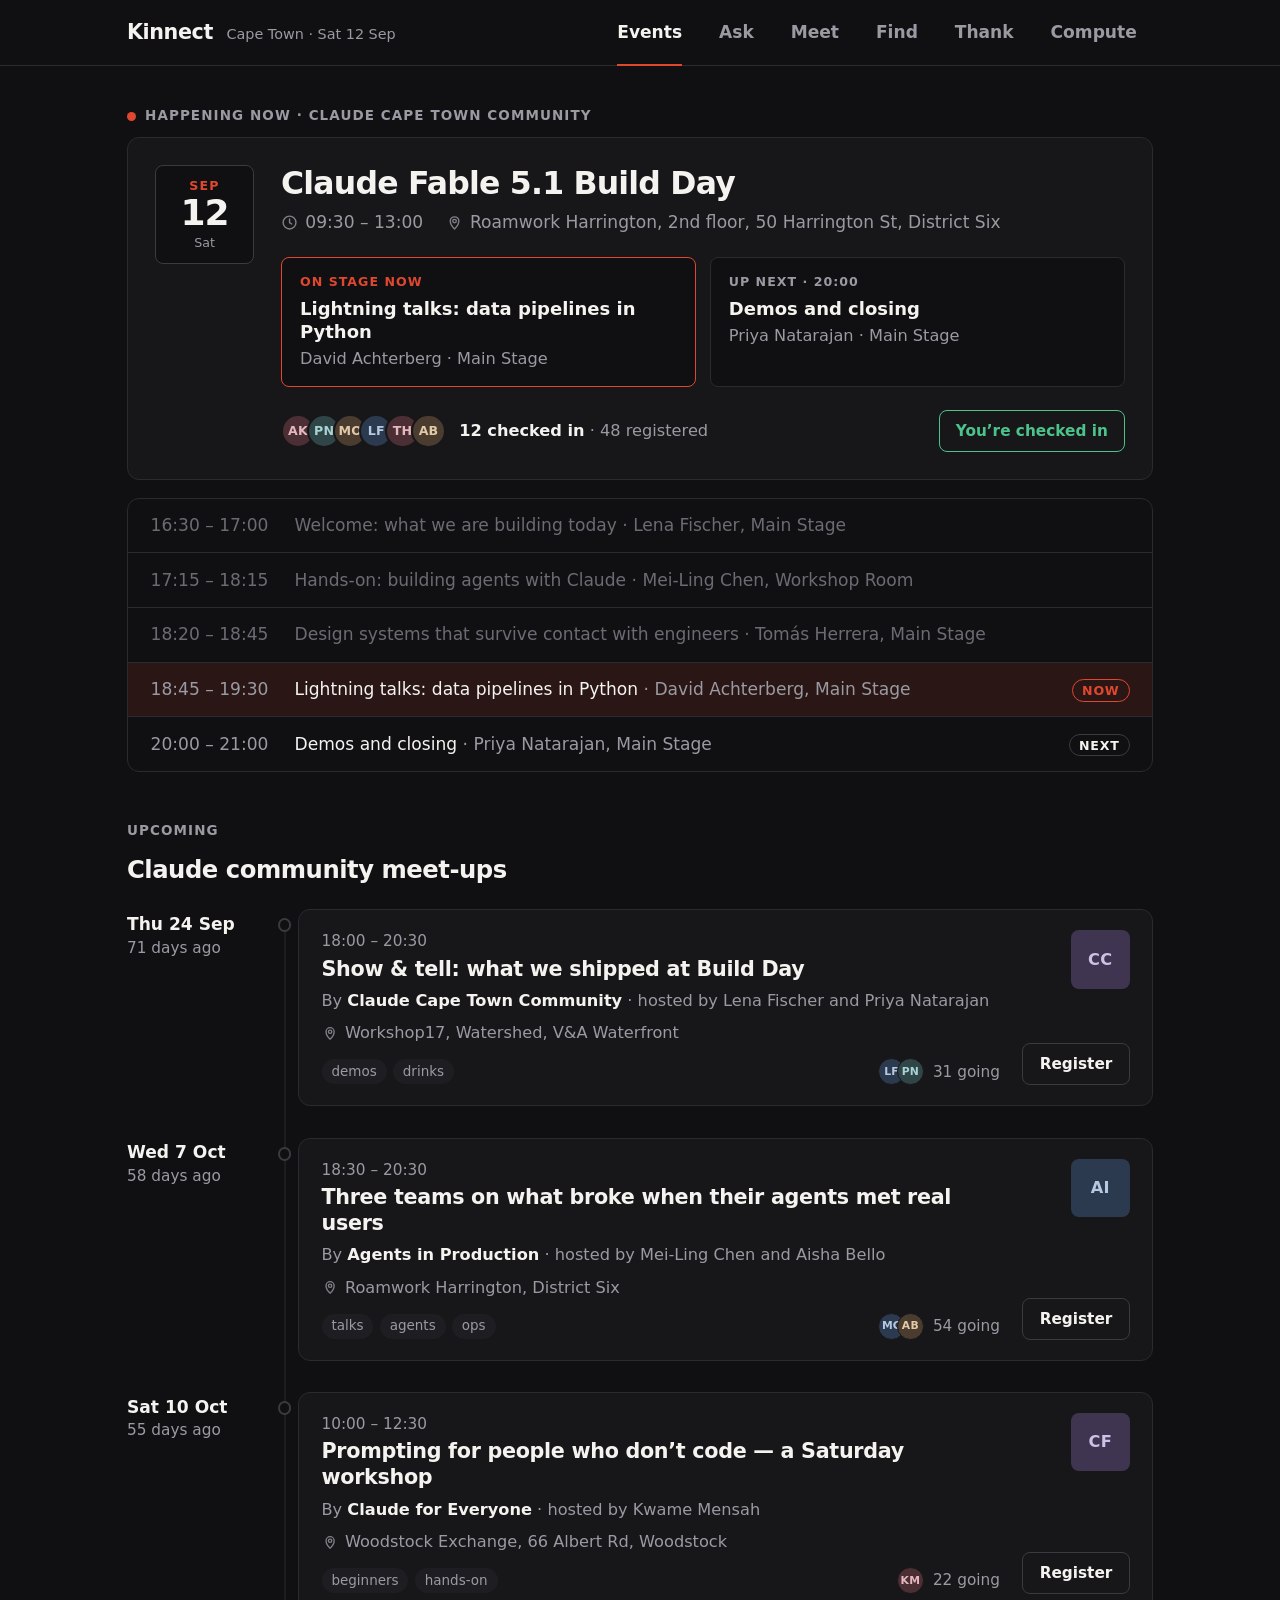
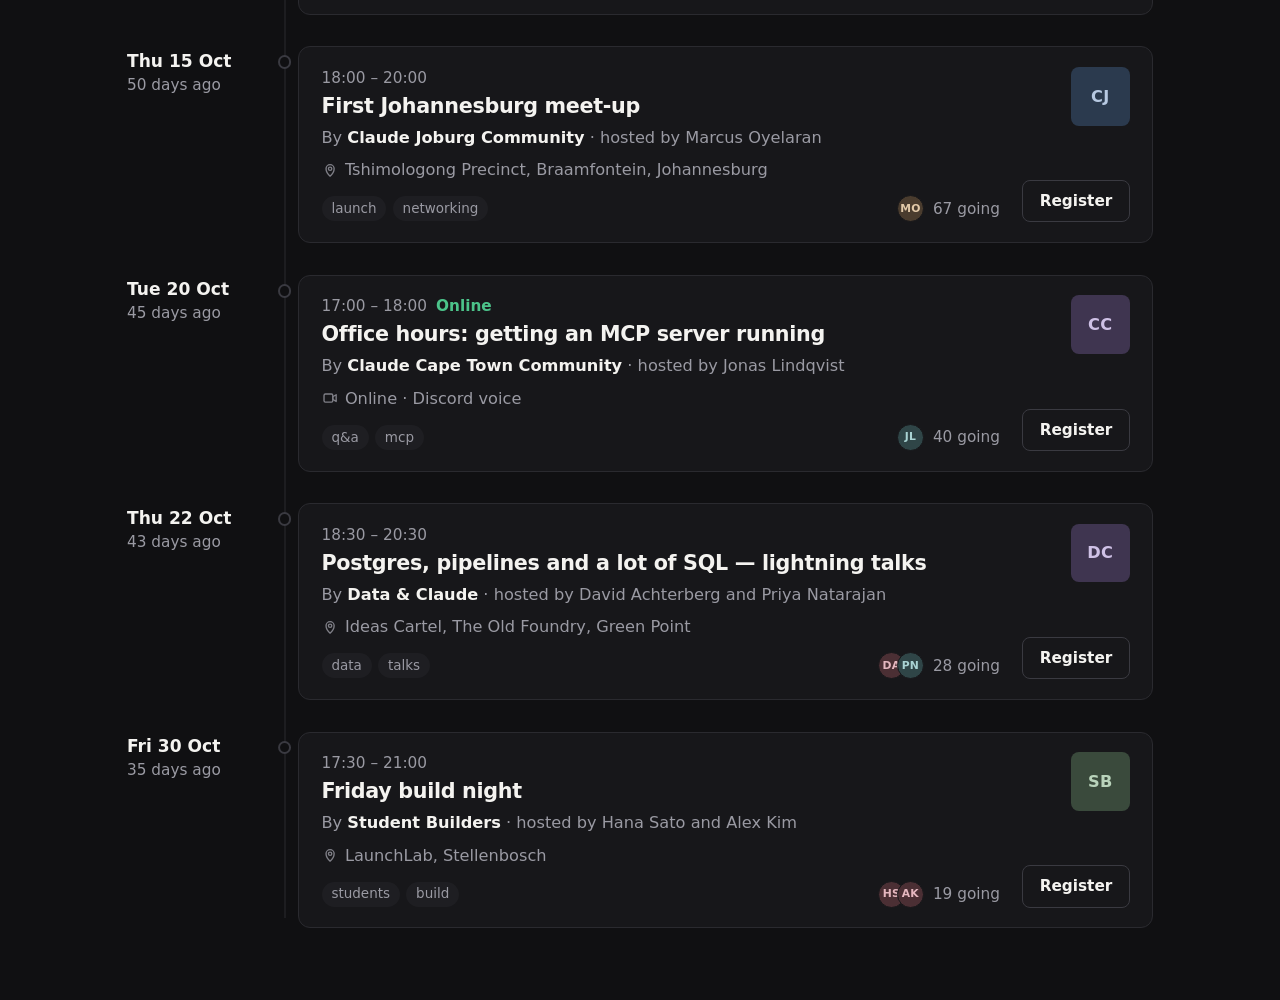
<file: 2026-09-12/app/index.html>
<!doctype html>
<html lang="en">
<head>
  <meta charset="utf-8">
  <meta name="viewport" content="width=device-width, initial-scale=1">
  <meta name="color-scheme" content="dark">
  <title>Kinnect</title>
  <link rel="stylesheet" href="app.css">
</head>
<body>
  <!-- Kinnect shell. Runs by double-clicking this file: no server, no modules,
       no fetch, nothing from a CDN. Contract: issue #2. -->

  <header class="top">
    <div class="top-inner">
      <h1 class="brand">Kinnect <span class="brand-ctx">Cape Town · Sat 12 Sep</span></h1>
      <nav class="nav" aria-label="Sections">
        <button type="button" data-view="events">Events</button>
        <button type="button" data-view="ask">Ask</button>
        <button type="button" data-view="meet">Meet</button>
        <button type="button" data-view="find">Find</button>
        <button type="button" data-view="thank">Thank</button>
        <button type="button" data-view="compute">Compute</button>
      </nav>
    </div>
  </header>

  <!-- Keep each <section> on one line with nothing inside it: app.css uses
       :empty to show a placeholder when a feature hasn't mounted. -->
  <main class="views">
    <section id="view-events" class="view" aria-label="Events"></section>
    <section id="view-ask" class="view" aria-label="Ask"></section>
    <section id="view-meet" class="view" aria-label="Meet"></section>
    <section id="view-find" class="view" aria-label="Find"></section>
    <section id="view-thank" class="view" aria-label="Thank"></section>
    <section id="view-compute" class="view" aria-label="Compute"></section>
  </main>

  <!-- Load order matters: seed, then store, then features. -->
  <script src="data.js"></script>
  <script src="store.js"></script>
  <script src="features/events.js"></script>
  <script src="features/ask.js"></script>
  <script src="features/meet.js"></script>
  <script src="features/find.js"></script>
  <script src="features/thank.js"></script>
  <script src="features/compute.js"></script>

  <script>
    (function () {
      var VIEWS = ['events', 'ask', 'meet', 'find', 'thank', 'compute'];
      var buttons = document.querySelectorAll('.nav button');

      // Nav first, so the tabs work even if every feature below blows up.
      // One section visible at a time; the hash mirrors it so a refresh lands
      // you back where you were.
      function show(view) {
        if (VIEWS.indexOf(view) === -1) view = VIEWS[0];
        VIEWS.forEach(function (v) {
          document.getElementById('view-' + v).classList.toggle('active', v === view);
        });
        Array.prototype.forEach.call(buttons, function (b) {
          var on = b.getAttribute('data-view') === view;
          b.classList.toggle('active', on);
          b.setAttribute('aria-current', on ? 'true' : 'false');
        });
        if (location.hash !== '#' + view) location.replace('#' + view);
      }

      Array.prototype.forEach.call(buttons, function (b) {
        b.addEventListener('click', function () { show(b.getAttribute('data-view')); });
      });
      window.addEventListener('hashchange', function () { show(location.hash.slice(1)); });
      show(location.hash.slice(1) || VIEWS[0]);

      // Mount each feature. Guarded twice: a missing file just doesn't mount,
      // and a file that throws only loses its own section — never the page.
      function mount(name) {
        var el = document.getElementById('view-' + name);
        if (!window.store || !window.features || !window.features[name]) return;
        try {
          window.features[name](el, window.store);
        } catch (err) {
          el.innerHTML = '';
          if (window.console) console.error('[kinnect] ' + name + ' failed to mount', err);
        }
      }

      VIEWS.forEach(mount);
    })();
  </script>
</body>
</html>
</file>
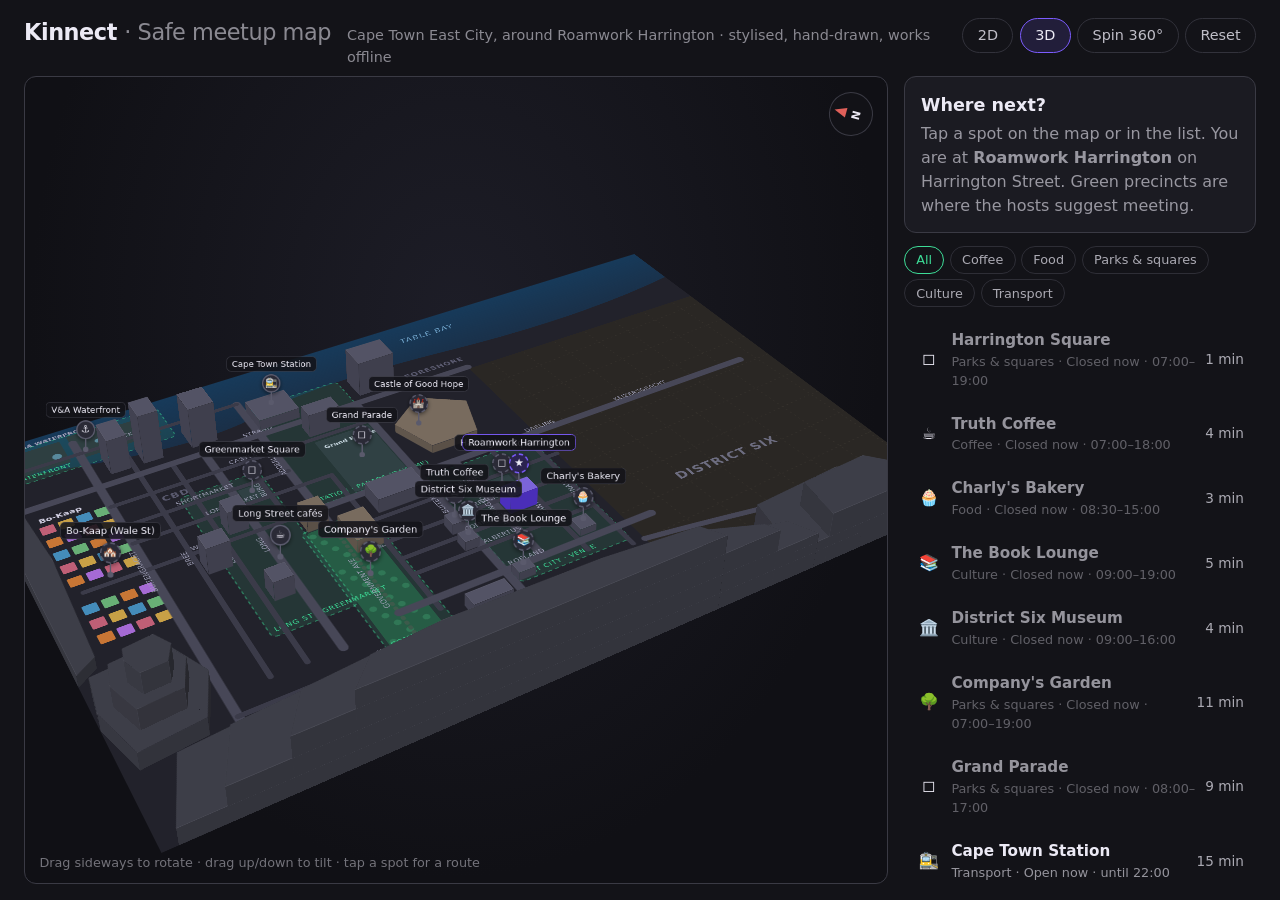
<file: 2026-09-12/app/features/safe-map/index.html>
<!doctype html>
<html lang="en">
<head>
<meta charset="utf-8">
<meta name="viewport" content="width=device-width, initial-scale=1">
<title>Kinnect — Safe meetup map</title>
<style>
  /* Kinnect — Safe meetup map. Standalone prototype: no deps, no network,
     runs by double-clicking this file. Hand-drawn stylised map of Cape Town's
     East City / CBD in a frame aligned to the street grid (north is up-left;
     see the compass). Buildings are CSS 3D extrusions over an SVG ground. */

  @property --tilt { syntax: '<angle>'; inherits: true; initial-value: 0deg; }
  @property --spin { syntax: '<angle>'; inherits: true; initial-value: 0deg; }

  :root {
    --bg: #131318; --surface: #1b1b22; --line: #3a3a44;
    --accent: #7c5cff; --good: #3ddc97; --ink: #eceaf5;
  }
  * { box-sizing: border-box; }
  html, body { height: 100%; }
  body {
    margin: 0; background: var(--bg); color: var(--ink);
    font: 16px/1.5 system-ui, -apple-system, Segoe UI, Roboto, sans-serif;
    display: flex; flex-direction: column;
  }
  header { padding: 1rem 1.5rem .5rem; display: flex; align-items: baseline; gap: 1rem; flex-wrap: wrap; }
  header h1 { margin: 0; font-size: 1.4rem; letter-spacing: -0.02em; }
  header h1 span { opacity: .55; font-weight: 400; }
  header .sub { opacity: .55; font-size: .9rem; flex: 1; min-width: 16rem; }
  .controls { display: flex; gap: .4rem; }
  .controls button, .card button {
    font: inherit; font-size: .9rem; padding: .35rem .9rem; border: 1px solid var(--line);
    border-radius: 2rem; background: transparent; color: inherit; cursor: pointer; opacity: .8;
  }
  .controls button:hover, .card button:hover { opacity: 1; border-color: var(--accent); }
  .controls button[aria-pressed="true"] { opacity: 1; border-color: var(--accent); background: rgba(124, 92, 255, .15); }

  main {
    flex: 1; min-height: 0; display: grid;
    grid-template-columns: minmax(0, 1fr) 22rem; gap: 1rem; padding: 0 1.5rem 1rem;
  }

  /* ---- the 3D stage ---- */
  .stage {
    position: relative; overflow: hidden; border: 1px solid var(--line); border-radius: .75rem;
    background: radial-gradient(ellipse at 50% 30%, #1d1d27 0%, #101015 70%);
    perspective: 1500px; perspective-origin: 50% 38%;
    --tilt: 55deg; --spin: -30deg;
    touch-action: none; cursor: grab; user-select: none; min-height: 420px;
  }
  .stage.animating { transition: --tilt .7s ease, --spin .7s ease; }
  .stage:active { cursor: grabbing; }
  .fit {
    position: absolute; left: 50%; top: 50%; width: 1200px; height: 800px;
    margin: -400px 0 0 -600px; transform-style: preserve-3d;
  }
  .world {
    position: absolute; inset: 0; transform-style: preserve-3d;
    transform: rotateX(var(--tilt)) rotateZ(var(--spin));
  }
  .ground { position: absolute; left: 0; top: 0; display: block; }
  #solids, #pins { position: absolute; inset: 0; transform-style: preserve-3d; }
  .ground text { font-family: system-ui, -apple-system, Segoe UI, Roboto, sans-serif; pointer-events: none; }
  .ground .st { font-size: 11px; fill: #a0a0b8; letter-spacing: .04em; }
  .ground .place { font-size: 13px; fill: #d5d3e6; font-weight: 600; }
  .ground .big { font-size: 22px; fill: #6d6d80; font-weight: 700; letter-spacing: .08em; }
  .ground .water-lbl { font-size: 16px; fill: #6fa3c9; font-style: italic; letter-spacing: .1em; }
  .ground .zone { fill: var(--good); fill-opacity: .10; stroke: var(--good); stroke-opacity: .55; stroke-width: 1.5; stroke-dasharray: 6 5; }
  .ground .zone-lbl { font-size: 11px; fill: var(--good); letter-spacing: .08em; text-transform: uppercase; }
  .ground .route-glow { fill: none; stroke: var(--accent); stroke-width: 16; opacity: .18; stroke-linecap: round; stroke-linejoin: round; }
  .ground .route { fill: none; stroke: var(--accent); stroke-width: 5; stroke-linecap: round; stroke-linejoin: round;
                   stroke-dasharray: 14 10; animation: march 1s linear infinite; }
  @keyframes march { to { stroke-dashoffset: -24; } }

  .solid { position: absolute; left: 0; top: 0; width: 0; height: 0; transform-style: preserve-3d; pointer-events: none; }
  .face { position: absolute; }
  .face.top { box-shadow: inset 0 0 0 1px rgba(255,255,255,.06); }

  /* pins are billboards: they undo the world rotation so they always face you */
  .pin { position: absolute; width: 0; height: 0; transform-style: preserve-3d; }
  .marker {
    position: absolute; left: 0; bottom: 0; transform-origin: 50% 100%;
    transform: translate(-50%, 0) translateZ(var(--z, 0px)) rotateZ(calc(-1 * var(--spin))) rotateX(calc(-1 * var(--tilt)));
    display: flex; flex-direction: column; align-items: center; white-space: nowrap; cursor: pointer;
    transition: opacity .2s;
  }
  .pin.dim .marker { opacity: .3; }
  .marker .label {
    font-size: 13px; line-height: 1; padding: .3em .55em; border-radius: .5em;
    background: rgba(19, 19, 24, .88); border: 1px solid var(--line); margin-bottom: 4px;
  }
  .marker .head {
    width: 28px; height: 28px; border-radius: 50%; display: grid; place-items: center;
    background: #2a2a36; border: 2px solid #5a5a6c; font-size: 15px; line-height: 1;
    box-shadow: 0 2px 6px rgba(0,0,0,.5);
  }
  .marker .stem { width: 2px; height: 14px; background: #5a5a6c; }
  .marker .foot { width: 8px; height: 8px; border-radius: 50%; background: #5a5a6c; margin-top: -3px; }
  .pin.venue .head { background: #2b2350; border-color: var(--accent); }
  .pin.venue .label { border-color: var(--accent); }
  .pin.selected .head { background: var(--accent); border-color: #fff; transform: scale(1.15); }
  .pin.selected .label { border-color: var(--accent); background: rgba(124, 92, 255, .25); }
  .pin.selected .stem, .pin.selected .foot { background: var(--accent); }
  .pin.closed .head { border-style: dashed; }

  .compass {
    position: absolute; right: .9rem; top: .9rem; width: 44px; height: 44px; border-radius: 50%;
    border: 1px solid var(--line); background: rgba(19,19,24,.8); display: grid; place-items: center;
    font-size: 11px; font-weight: 700; pointer-events: none;
  }
  .compass::before {
    content: ''; position: absolute; left: 50%; top: 4px; width: 0; height: 0; margin-left: -5px;
    border-left: 5px solid transparent; border-right: 5px solid transparent; border-bottom: 12px solid #e0605a;
  }
  .compass b { margin-top: 12px; }
  .hint { position: absolute; left: .9rem; bottom: .7rem; font-size: .8rem; opacity: .45; pointer-events: none; }

  /* ---- side panel ---- */
  aside { min-height: 0; display: flex; flex-direction: column; gap: .8rem; overflow: auto; }
  .card { background: var(--surface); border: 1px solid var(--line); border-radius: .75rem; padding: .9rem 1rem; }
  .card h2 { margin: 0 0 .25rem; font-size: 1.1rem; }
  .card .meta { font-size: .85rem; opacity: .7; margin-bottom: .5rem; }
  .card .open { color: var(--good); } .card .shut { color: #f0a35e; }
  .card .why { margin: 0 0 .6rem; }
  .card .walk { font-size: .95rem; padding: .5rem .7rem; border-radius: .5rem; background: rgba(124,92,255,.12); border: 1px solid rgba(124,92,255,.4); }
  .card .walk small { display: block; opacity: .7; font-size: .8rem; margin-top: .15rem; }
  .card .empty { opacity: .6; margin: 0; }
  .chips { display: flex; flex-wrap: wrap; gap: .35rem; }
  .chips button {
    font: inherit; font-size: .8rem; padding: .2rem .7rem; border: 1px solid var(--line); border-radius: 2rem;
    background: transparent; color: inherit; cursor: pointer; opacity: .7;
  }
  .chips button[aria-pressed="true"] { opacity: 1; border-color: var(--good); color: var(--good); }
  .spots { list-style: none; margin: 0; padding: 0; display: flex; flex-direction: column; gap: .3rem; }
  .spots li {
    display: flex; align-items: center; gap: .6rem; padding: .5rem .7rem; border-radius: .5rem;
    border: 1px solid transparent; cursor: pointer;
  }
  .spots li:hover { background: rgba(255,255,255,.04); }
  .spots li[aria-selected="true"] { border-color: var(--accent); background: rgba(124,92,255,.12); }
  .spots li[hidden] { display: none; }
  .spots .ic { width: 1.6rem; text-align: center; }
  .spots .nm { flex: 1; font-weight: 600; font-size: .95rem; }
  .spots .nm small { display: block; font-weight: 400; opacity: .6; font-size: .8rem; }
  .spots .min { font-size: .85rem; opacity: .7; }
  .spots li.closed .nm { opacity: .6; }
  .legend { font-size: .8rem; opacity: .75; line-height: 1.7; }
  .legend i { display: inline-block; width: .7rem; height: .7rem; border-radius: 2px; vertical-align: middle; margin-right: .35rem; }
  .legend p { margin: .4rem 0 0; opacity: .85; }

  @media (max-width: 900px) {
    main { grid-template-columns: 1fr; grid-template-rows: 60vh auto; }
  }
</style>
</head>
<body>
  <header>
    <h1>Kinnect <span>· Safe meetup map</span></h1>
    <div class="sub">Cape Town East City, around Roamwork Harrington · stylised, hand-drawn, works offline</div>
    <div class="controls">
      <button type="button" data-view="2d" aria-pressed="false">2D</button>
      <button type="button" data-view="3d" aria-pressed="true">3D</button>
      <button type="button" id="spinBtn" aria-pressed="false">Spin 360°</button>
      <button type="button" id="resetBtn">Reset</button>
    </div>
  </header>

  <main>
    <div class="stage" id="stage">
      <div class="fit" id="fit">
        <div class="world" id="world">
          <svg class="ground" id="ground" viewBox="0 0 1200 800" width="1200" height="800" aria-label="Stylised map of Cape Town CBD and East City"></svg>
          <div id="solids"></div>
          <div id="pins"></div>
        </div>
      </div>
      <div class="compass" id="compass"><b>N</b></div>
      <div class="hint">Drag sideways to rotate · drag up/down to tilt · tap a spot for a route</div>
    </div>

    <aside>
      <div class="card" id="detail"></div>
      <div class="chips" id="chips"></div>
      <ol class="spots" id="spots"></ol>
      <div class="legend card">
        <div><i style="background:var(--good);opacity:.5"></i>Preferred precinct &nbsp; <i style="background:var(--accent)"></i>Route &nbsp; <i style="background:#e0605a"></i>North</div>
        <p><strong>How these were picked:</strong> by the hosts — public, busy, staffed, well-lit, close to the venue or to transport. This is not a crime map; we have no offline data we'd trust, so we show where to go rather than where not to. After 21:00: go in a group, ride-hail door to door.</p>
      </div>
    </aside>
  </main>

<script>
(function () {
  'use strict';

  // ------------------------------------------------------------------
  // Data. Frame: x grows toward the south-east (Buitengracht -> District
  // Six), y grows toward the south-west (Table Bay -> the mountain).
  // 1 unit is roughly 2 metres. All positions are approximate — this is
  // a stylised map, not a survey.
  // ------------------------------------------------------------------
  var VENUE = { x: 650, y: 490 };
  var M_PER_UNIT = 2, WALK_M_PER_MIN = 80;

  var STREETS = [
    // NE-SW streets (vertical in this frame)
    { name: 'Buitengracht',   axis: 'v', at: 150, from: 40,  to: 680, main: true },
    { name: 'Bree',           axis: 'v', at: 210, from: 110, to: 620 },
    { name: 'Loop',           axis: 'v', at: 260, from: 160, to: 620 },
    { name: 'Long',           axis: 'v', at: 310, from: 160, to: 620, main: true },
    { name: 'Burg',           axis: 'v', at: 355, from: 200, to: 360 },
    { name: 'Adderley',       axis: 'v', at: 400, from: 70,  to: 400, main: true },
    { name: 'Government Ave', axis: 'v', at: 400, from: 400, to: 660, walk: true },
    { name: 'Plein',          axis: 'v', at: 450, from: 300, to: 620 },
    { name: 'Buitenkant',     axis: 'v', at: 560, from: 160, to: 680, main: true },
    { name: 'Harrington',     axis: 'v', at: 620, from: 360, to: 600, main: true },
    { name: 'Canterbury',     axis: 'v', at: 680, from: 360, to: 620 },
    { name: 'Tennant',        axis: 'v', at: 740, from: 360, to: 640 },
    // NW-SE streets (horizontal)
    { name: 'Dock Rd',        axis: 'h', at: 70,  from: 60,  to: 400 },
    { name: 'Strand',         axis: 'h', at: 160, from: 40,  to: 760, main: true },
    { name: 'Castle',         axis: 'h', at: 210, from: 150, to: 560 },
    { name: 'Shortmarket',    axis: 'h', at: 260, from: 150, to: 400 },
    { name: 'Longmarket',     axis: 'h', at: 300, from: 150, to: 450 },
    { name: 'Wale',           axis: 'h', at: 360, from: 60,  to: 400 },
    { name: 'Darling',        axis: 'h', at: 360, from: 400, to: 1150, main: true },
    { name: 'Caledon',        axis: 'h', at: 420, from: 450, to: 760 },
    { name: 'Barrack',        axis: 'h', at: 470, from: 450, to: 760 },
    { name: 'Commercial',     axis: 'h', at: 510, from: 450, to: 740 },
    { name: 'Albertus',       axis: 'h', at: 545, from: 450, to: 740 },
    { name: 'Roeland',        axis: 'h', at: 600, from: 400, to: 800, main: true },
    { name: 'Mill',           axis: 'h', at: 660, from: 150, to: 560 }
  ];

  var KINDS = { coffee: 'Coffee', food: 'Food', square: 'Parks & squares', park: 'Parks & squares', culture: 'Culture', transport: 'Transport', venue: 'Venue' };

  // hours: [open, close] in local hours. z: height of the building the pin stands on.
  var SPOTS = [
    { id: 'venue',       name: 'Roamwork Harrington',  kind: 'venue',     x: 650, y: 490, z: 30, icon: '★',  hours: [8, 18],    why: 'The build day venue. Every route starts here.' },
    { id: 'hsq',         name: 'Harrington Square',    kind: 'square',    x: 650, y: 445,        icon: '◻',  hours: [7, 19],    why: 'The open square next door. Busy with the East City crowd by day, food trucks at lunch.' },
    { id: 'truth',       name: 'Truth Coffee',         kind: 'coffee',    x: 546, y: 490, z: 18, icon: '☕', hours: [7, 18],    why: 'Big, busy, plenty of staff. Opens early — good for a one-to-one before the day starts.' },
    { id: 'charlys',     name: "Charly's Bakery",      kind: 'food',      x: 699, y: 579, z: 12, icon: '🧁', hours: [8.5, 15],  why: 'Canterbury Street institution, two minutes from the venue. Cash or card, no fuss.' },
    { id: 'booklounge',  name: 'The Book Lounge',      kind: 'culture',   x: 579, y: 616, z: 14, icon: '📚', hours: [9, 19],    why: 'Quiet bookshop café on Roeland. Good for a long conversation.' },
    { id: 'd6museum',    name: 'District Six Museum',  kind: 'culture',   x: 545, y: 529, z: 16, icon: '🏛️', hours: [9, 16],    why: 'Museum café, calm and staffed. Closed on Sundays.' },
    { id: 'garden',      name: "Company's Garden",     kind: 'park',      x: 400, y: 520,        icon: '🌳', hours: [7, 19],    why: 'Public park with a café and security at the gates. Daylight only.' },
    { id: 'parade',      name: 'Grand Parade',         kind: 'square',    x: 507, y: 285,        icon: '◻',  hours: [8, 17],    why: 'The big open square by City Hall. Market on Wednesdays and Saturdays.' },
    { id: 'station',     name: 'Cape Town Station',    kind: 'transport', x: 437, y: 122, z: 18, icon: '🚉', hours: [5, 22],    why: 'MyCiTi, Metrorail and Golden Arrow. Meet under the clock on the concourse, not on the platforms.' },
    { id: 'greenmarket', name: 'Greenmarket Square',   kind: 'square',    x: 334, y: 281,        icon: '◻',  hours: [9, 16],    why: 'Craft market with cafés on every side. Always people around.' },
    { id: 'long',        name: 'Long Street cafés',    kind: 'coffee',    x: 310, y: 430,        icon: '☕', hours: [8, 23],    why: 'Cafés by day, bars by night. After dark go as a group.' },
    { id: 'castle',      name: 'Castle of Good Hope',  kind: 'culture',   x: 608, y: 275, z: 14, icon: '🏰', hours: [9, 16],    why: 'Guarded grounds with a café inside the walls.' },
    { id: 'waterfront',  name: 'V&A Waterfront',       kind: 'square',    x: 160, y: 70,         icon: '⚓', hours: [9, 21],    why: 'Private security, open late, hundreds of people. Take MyCiTi or a ride after dark — it is a long walk.' },
    { id: 'bokaap',      name: 'Bo-Kaap (Wale St)',    kind: 'culture',   x: 100, y: 350,        icon: '🏘️', hours: [9, 17],    why: 'Coffee and photos by day. It is residential — keep it quiet and go with a local.' }
  ];

  // Host-picked precincts. Positive framing only.
  var ZONES = [
    { label: 'East City · venue',  x: 566, y: 372, w: 178, h: 258 },
    { label: "Company's Garden",   x: 356, y: 396, w: 100, h: 262 },
    { label: 'Long St · Greenmarket', x: 240, y: 240, w: 122, h: 320 },
    { label: 'Station · Parade (daytime)', x: 396, y: 92, w: 164, h: 262 },
    { label: 'Waterfront',         x: 40,  y: 18,  w: 250, h: 82 }
  ];

  // Extruded shapes: rect [x, y, w, h] or poly [[x,y]...], height, tone.
  var SOLIDS = [
    { rect: [628, 476, 44, 28], h: 30, tone: 'venue' },
    { rect: [470, 368, 75, 42], h: 24 },              // City Hall
    { poly: pentagon(640, 275, 65), h: 14, tone: 'stone' }, // Castle
    { rect: [405, 95, 65, 55],  h: 18 },              // Station
    { rect: [406, 410, 40, 60], h: 22, tone: 'stone' }, // Parliament
    { rect: [366, 366, 32, 32], h: 30, tone: 'stone' }, // Cathedral
    { rect: [536, 478, 20, 24], h: 18 },              // Truth
    { rect: [534, 518, 22, 22], h: 16 },              // D6 Museum
    { rect: [566, 606, 26, 20], h: 14 },              // Book Lounge
    { rect: [686, 566, 26, 26], h: 12 },              // Charly's
    { rect: [175, 95, 30, 45],  h: 60 },              // foreshore towers
    { rect: [225, 100, 30, 40], h: 85 },
    { rect: [300, 95, 40, 45],  h: 70 },
    { rect: [575, 100, 60, 45], h: 60 },              // Civic Centre
    { rect: [462, 175, 50, 28], h: 40 },              // Golden Acre
    { rect: [270, 320, 30, 30], h: 40 },
    { rect: [215, 380, 35, 30], h: 45 },
    { rect: [270, 470, 30, 30], h: 32 },
    { rect: [480, 630, 60, 24], h: 20 },
    // Table Mountain — stepped terraces, flat top
    { poly: [[60,700],[300,680],[520,690],[760,700],[950,740],[1000,800],[20,800]], h: 28, tone: 'rock' },
    { poly: [[120,720],[320,705],[540,712],[760,725],[900,760],[920,800],[80,800]], h: 60, tone: 'rock' },
    { poly: [[200,742],[340,730],[560,735],[760,748],[840,780],[850,800],[160,800]], h: 95, tone: 'rock' },
    { poly: [[280,760],[380,752],[600,756],[740,768],[760,800],[240,800]], h: 125, tone: 'rock' },
    // Devil's Peak
    { poly: [[900,700],[1050,690],[1150,740],[1130,800],[880,800]], h: 45, tone: 'rock' },
    { poly: [[950,730],[1060,725],[1100,770],[1090,800],[940,800]], h: 85, tone: 'rock' },
    // Lion's Head
    { poly: [[10,540],[110,530],[140,600],[110,670],[20,680],[0,600]], h: 30, tone: 'rock' },
    { poly: [[30,565],[95,558],[115,600],[95,645],[35,650],[20,600]], h: 65, tone: 'rock' },
    { poly: [[45,585],[85,580],[98,605],[85,630],[50,632],[40,605]], h: 100, tone: 'rock' },
    // Signal Hill ridge
    { poly: [[0,120],[30,140],[40,300],[30,500],[0,520]], h: 20, tone: 'rock' }
  ];

  // ------------------------------------------------------------------
  // Geometry helpers
  // ------------------------------------------------------------------
  function pentagon(cx, cy, r) {
    var pts = [];
    for (var i = 0; i < 5; i++) {
      var a = -Math.PI / 2 + i * 2 * Math.PI / 5;
      pts.push([cx + r * Math.cos(a), cy + r * Math.sin(a)]);
    }
    return pts;
  }
  function dist(a, b) { var dx = a.x - b.x, dy = a.y - b.y; return Math.sqrt(dx * dx + dy * dy); }
  function clamp(v, lo, hi) { return Math.max(lo, Math.min(hi, v)); }
  function uniq(arr) { return arr.filter(function (v, i) { return arr.indexOf(v) === i; }); }

  // ------------------------------------------------------------------
  // Street graph + shortest path (Dijkstra). Nodes are intersections and
  // street ends; a spot links to every street that is about as close as
  // the nearest one, via the projection point onto it.
  // ------------------------------------------------------------------
  var GRAPH = buildGraph(STREETS);

  function buildGraph(streets) {
    var nodes = [], index = {};
    function nodeAt(x, y) {
      var k = x + ',' + y;
      if (index[k] === undefined) { index[k] = nodes.length; nodes.push({ x: x, y: y, adj: [] }); }
      return index[k];
    }
    var onStreet = streets.map(function () { return []; });
    streets.forEach(function (s, i) {
      onStreet[i].push(s.axis === 'v' ? nodeAt(s.at, s.from) : nodeAt(s.from, s.at));
      onStreet[i].push(s.axis === 'v' ? nodeAt(s.at, s.to) : nodeAt(s.to, s.at));
    });
    streets.forEach(function (v, i) {
      if (v.axis !== 'v') return;
      streets.forEach(function (h, j) {
        if (h.axis !== 'h') return;
        if (v.at >= h.from && v.at <= h.to && h.at >= v.from && h.at <= v.to) {
          var n = nodeAt(v.at, h.at);
          onStreet[i].push(n); onStreet[j].push(n);
        }
      });
    });
    streets.forEach(function (s, i) {
      onStreet[i] = uniq(onStreet[i]).sort(function (a, b) {
        return s.axis === 'v' ? nodes[a].y - nodes[b].y : nodes[a].x - nodes[b].x;
      });
      for (var k = 1; k < onStreet[i].length; k++) link(nodes, onStreet[i][k - 1], onStreet[i][k], s.name);
    });
    return { nodes: nodes, onStreet: onStreet };
  }

  function link(nodes, a, b, via) {
    var w = dist(nodes[a], nodes[b]);
    nodes[a].adj.push({ to: b, w: w, via: via });
    nodes[b].adj.push({ to: a, w: w, via: via });
  }

  // Every street that is nearly as close as the nearest one, with the
  // projection point onto it. Lets Dijkstra choose which side of the block
  // to leave from instead of a greedy nearest-street pick.
  function snap(p) {
    var cands = STREETS.map(function (s, i) {
      var q = s.axis === 'v' ? { x: s.at, y: clamp(p.y, s.from, s.to) } : { x: clamp(p.x, s.from, s.to), y: s.at };
      return { d: dist(p, q), q: q, street: i };
    }).sort(function (a, b) { return a.d - b.d; });
    var limit = cands[0].d + 12;
    return cands.filter(function (c) { return c.d <= limit; });
  }

  function route(from, to) {
    var nodes = GRAPH.nodes.map(function (n) { return { x: n.x, y: n.y, adj: n.adj.slice() }; });
    // spot node -> one projection node per candidate street -> that street's nodes
    function addSpot(p) {
      var spot = nodes.length;
      nodes.push({ x: p.x, y: p.y, adj: [] });
      snap(p).forEach(function (c) {
        var proj = nodes.length;
        nodes.push({ x: c.q.x, y: c.q.y, adj: [], street: c.street });
        link(nodes, spot, proj, STREETS[c.street].name);
        GRAPH.onStreet[c.street].forEach(function (n) { link(nodes, proj, n, STREETS[c.street].name); });
      });
      return spot;
    }
    var sa = addSpot(from), sb = addSpot(to);
    // projections of both ends on the same street may connect directly
    nodes.forEach(function (pa, i) {
      if (pa.street === undefined) return;
      nodes.forEach(function (pb, j) {
        if (j > i && pb.street === pa.street && isProjOf(i, sa) && isProjOf(j, sb)) link(nodes, i, j, STREETS[pa.street].name);
      });
    });
    function isProjOf(id, spot) { return nodes[spot].adj.some(function (e) { return e.to === id; }); }

    var n = nodes.length, distTo = [], prev = [], done = [];
    for (var i = 0; i < n; i++) { distTo[i] = Infinity; prev[i] = -1; done[i] = false; }
    distTo[sa] = 0;
    for (var iter = 0; iter < n; iter++) {
      var u = -1;
      for (var j = 0; j < n; j++) if (!done[j] && (u === -1 || distTo[j] < distTo[u])) u = j;
      if (u === -1 || distTo[u] === Infinity || u === sb) break;
      done[u] = true;
      nodes[u].adj.forEach(function (e) {
        if (distTo[u] + e.w < distTo[e.to]) { distTo[e.to] = distTo[u] + e.w; prev[e.to] = { node: u, via: e.via }; }
      });
    }

    var points = [], via = [], cur = sb;
    while (cur !== -1 && cur !== sa) {
      points.unshift({ x: nodes[cur].x, y: nodes[cur].y });
      var p = prev[cur];
      if (!p) { cur = -1; break; }
      if (via[0] !== p.via) via.unshift(p.via);
      cur = p.node;
    }
    if (cur === -1) return { points: [from, to], length: dist(from, to), via: [] };
    points.unshift(from); // sa is the spot itself; sb (== to) came out of the loop

    var len = 0;
    for (var k = 1; k < points.length; k++) len += dist(points[k - 1], points[k]);
    return { points: points, length: len, via: via };
  }

  function walkMinutes(lengthUnits) {
    return Math.max(1, Math.round(lengthUnits * M_PER_UNIT / WALK_M_PER_MIN));
  }

  // Precompute routes from the venue so the list can show walk times.
  var ROUTES = {};
  SPOTS.forEach(function (s) { ROUTES[s.id] = s.id === 'venue' ? null : route(VENUE, { x: s.x, y: s.y }); });

  // ------------------------------------------------------------------
  // Opening hours
  // ------------------------------------------------------------------
  function fmtHour(h) {
    var hh = Math.floor(h), mm = Math.round((h - hh) * 60);
    return (hh < 10 ? '0' : '') + hh + ':' + (mm < 10 ? '0' : '') + mm;
  }
  function openState(spot, now) {
    var t = now.getHours() + now.getMinutes() / 60;
    var open = t >= spot.hours[0] && t < spot.hours[1];
    return { open: open, text: open ? 'Open now · until ' + fmtHour(spot.hours[1]) : 'Closed now · ' + fmtHour(spot.hours[0]) + '–' + fmtHour(spot.hours[1]) };
  }

  if (typeof document === 'undefined') { return; } // pure logic above is testable without a DOM

  // ------------------------------------------------------------------
  // Ground: one SVG string
  // ------------------------------------------------------------------
  function esc(s) { return String(s).replace(/[&<>"]/g, function (c) { return { '&': '&amp;', '<': '&lt;', '>': '&gt;', '"': '&quot;' }[c]; }); }

  function groundSVG() {
    var out = [];
    out.push('<defs><linearGradient id="sea" x1="0" y1="0" x2="0" y2="1"><stop offset="0" stop-color="#173a5a"/><stop offset="1" stop-color="#1a2f47"/></linearGradient></defs>');
    // land
    out.push('<rect x="0" y="0" width="1200" height="800" fill="#22222b"/>');
    // District Six — open ground with the ghost of the old grid
    out.push('<rect x="760" y="165" width="440" height="540" fill="#2a2724"/>');
    for (var gx = 800; gx < 1200; gx += 60) out.push('<line x1="' + gx + '" y1="170" x2="' + (gx + 40) + '" y2="700" stroke="#35312c" stroke-width="1.5" stroke-dasharray="3 6"/>');
    for (var gy = 220; gy < 700; gy += 60) out.push('<line x1="765" y1="' + gy + '" x2="1200" y2="' + (gy - 30) + '" stroke="#35312c" stroke-width="1.5" stroke-dasharray="3 6"/>');
    out.push('<text class="big" x="880" y="560">DISTRICT SIX</text>');
    out.push('<text class="big" x="190" y="679" style="font-size:13px">GARDENS</text>');
    out.push('<text class="big" x="660" y="140" style="font-size:14px;fill:#5b5b70">FORESHORE</text>');
    out.push('<text class="big" x="218" y="236" style="font-size:16px;fill:#5b5b70">CBD</text>');
    // sea
    out.push('<path d="M0 0 H1200 V92 Q 1000 128 760 104 T 420 112 T 130 96 T 0 88 Z" fill="url(#sea)"/>');
    out.push('<text class="water-lbl" x="700" y="48">TABLE BAY</text>');
    // waterfront quays
    out.push('<rect x="64" y="26" width="70" height="56" rx="3" fill="#2d2d38"/><rect x="146" y="20" width="56" height="62" rx="3" fill="#2d2d38"/><rect x="214" y="30" width="60" height="52" rx="3" fill="#2d2d38"/>');
    out.push('<circle cx="120" cy="60" r="7" fill="#6fa3c9" opacity=".7"/><circle cx="185" cy="52" r="5" fill="#6fa3c9" opacity=".7"/>');
    out.push('<text class="place" x="70" y="18" style="font-size:11px;fill:#a0a0b8">V&amp;A WATERFRONT</text>');
    // Bo-Kaap
    var bk = ['#e76f8a', '#f2c14e', '#4ea8de', '#7bd389', '#f28c38', '#c77dff'];
    var k = 0;
    for (var by = 205; by < 460; by += 30) {
      if (by > 335 && by < 375) continue;
      for (var bx = 48; bx < 140; bx += 26) {
        out.push('<rect x="' + bx + '" y="' + by + '" width="20" height="18" rx="2" fill="' + bk[k++ % bk.length] + '" opacity=".8"/>');
      }
    }
    out.push('<text class="place" x="52" y="196">Bo-Kaap</text>');
    // parks & squares
    out.push('<rect x="362" y="400" width="78" height="252" rx="6" fill="#244d3c"/>');
    for (var t = 0; t < 26; t++) out.push('<circle cx="' + (368 + (t * 37) % 66) + '" cy="' + (410 + t * 9.3) + '" r="5" fill="#2f6b4f"/>');
    out.push('<text class="place" x="366" y="672">Company\u2019s Garden</text>');
    out.push('<rect x="462" y="218" width="90" height="134" rx="3" fill="#2f2f3b"/><text class="place" x="470" y="240" style="font-size:11px">Grand Parade</text>');
    out.push('<rect x="318" y="266" width="32" height="30" rx="2" fill="#2f2f3b"/>');
    out.push('<rect x="628" y="426" width="44" height="38" rx="3" fill="#2f2f3b"/>');
    out.push('<path d="M0 88 L0 120 L30 140 L40 300 L30 500 L0 520 Z" fill="#26262e"/>');
    // preferred precincts
    ZONES.forEach(function (z) {
      out.push('<rect class="zone" x="' + z.x + '" y="' + z.y + '" width="' + z.w + '" height="' + z.h + '" rx="8"/>');
      out.push('<text class="zone-lbl" x="' + (z.x + 8) + '" y="' + (z.y + z.h - 8) + '">' + esc(z.label) + '</text>');
    });
    // streets
    STREETS.forEach(function (s) {
      var w = s.main ? 13 : s.walk ? 6 : 8;
      var col = s.walk ? '#3d5a4b' : s.main ? '#474757' : '#3b3b49';
      var x1 = s.axis === 'v' ? s.at : s.from, x2 = s.axis === 'v' ? s.at : s.to;
      var y1 = s.axis === 'v' ? s.from : s.at, y2 = s.axis === 'v' ? s.to : s.at;
      out.push('<line x1="' + x1 + '" y1="' + y1 + '" x2="' + x2 + '" y2="' + y2 + '" stroke="' + col + '" stroke-width="' + w + '" stroke-linecap="round"' + (s.walk ? ' stroke-dasharray="2 8"' : '') + '/>');
    });
    STREETS.forEach(function (s) {
      var mid = (s.from + s.to) / 2;
      if (s.axis === 'v') out.push('<text class="st" transform="translate(' + (s.at - 4) + ' ' + mid + ') rotate(-90)" text-anchor="middle">' + esc(s.name).toUpperCase() + '</text>');
      else out.push('<text class="st" x="' + mid + '" y="' + (s.at - 6) + '" text-anchor="middle">' + esc(s.name).toUpperCase() + '</text>');
    });
    out.push('<text class="st" x="960" y="354" text-anchor="middle">KEIZERSGRACHT</text>');
    // De Waal Drive along the mountain foot
    out.push('<path d="M760 640 Q 900 660 1200 720" fill="none" stroke="#474757" stroke-width="10" stroke-linecap="round"/>');
    out.push('<text class="st" x="1000" y="676" transform="rotate(12 1000 676)">DE WAAL DRIVE</text>');
    // route (filled in by select)
    out.push('<polyline id="routeGlow" class="route-glow" points=""/><polyline id="routeLine" class="route" points=""/>');
    return out.join('');
  }

  // ------------------------------------------------------------------
  // Solids: CSS 3D extrusions
  // ------------------------------------------------------------------
  var LIGHT = -2.2; // light direction in radians, for fake shading
  var TONES = {
    block: { h: 240, s: 10, side: [18, 30], top: 36 },
    stone: { h: 30, s: 12, side: [22, 34], top: 42 },
    venue: { h: 252, s: 60, side: [34, 48], top: 62 },
    rock:  { h: 235, s: 8,  side: [14, 24], top: 26 }
  };
  function hsl(h, s, l) { return 'hsl(' + h + ' ' + s + '% ' + l + '%)'; }

  function extrude(spec) {
    var pts = spec.poly ? spec.poly.map(function (p) { return { x: p[0], y: p[1] }; })
      : [{ x: spec.rect[0], y: spec.rect[1] }, { x: spec.rect[0] + spec.rect[2], y: spec.rect[1] },
         { x: spec.rect[0] + spec.rect[2], y: spec.rect[1] + spec.rect[3] }, { x: spec.rect[0], y: spec.rect[1] + spec.rect[3] }];
    var tone = TONES[spec.tone || 'block'], h = spec.h;
    var el = document.createElement('div');
    el.className = 'solid';
    for (var i = 0; i < pts.length; i++) {
      var a = pts[i], b = pts[(i + 1) % pts.length];
      var L = dist(a, b), ang = Math.atan2(b.y - a.y, b.x - a.x);
      var f = document.createElement('div');
      f.className = 'face side';
      f.style.left = a.x + 'px'; f.style.top = a.y + 'px';
      f.style.width = L + 'px'; f.style.height = h + 'px';
      f.style.transformOrigin = '0 0';
      f.style.transform = 'rotate(' + ang + 'rad) rotateX(90deg)';
      var light = 0.5 + 0.5 * Math.cos(ang - LIGHT);
      f.style.background = hsl(tone.h, tone.s, tone.side[0] + (tone.side[1] - tone.side[0]) * light);
      el.appendChild(f);
    }
    var xs = pts.map(function (p) { return p.x; }), ys = pts.map(function (p) { return p.y; });
    var minX = Math.min.apply(null, xs), minY = Math.min.apply(null, ys);
    var top = document.createElement('div');
    top.className = 'face top';
    top.style.left = minX + 'px'; top.style.top = minY + 'px';
    top.style.width = (Math.max.apply(null, xs) - minX) + 'px';
    top.style.height = (Math.max.apply(null, ys) - minY) + 'px';
    top.style.transform = 'translateZ(' + h + 'px)';
    top.style.background = hsl(tone.h, tone.s, tone.top);
    if (spec.poly) top.style.clipPath = 'polygon(' + pts.map(function (p) { return (p.x - minX) + 'px ' + (p.y - minY) + 'px'; }).join(',') + ')';
    el.appendChild(top);
    return el;
  }

  // ------------------------------------------------------------------
  // DOM
  // ------------------------------------------------------------------
  var stage = document.getElementById('stage');
  var fit = document.getElementById('fit');
  var ground = document.getElementById('ground');
  var solids = document.getElementById('solids');
  var pinsEl = document.getElementById('pins');
  var compass = document.getElementById('compass');
  var detail = document.getElementById('detail');
  var chips = document.getElementById('chips');
  var spotsEl = document.getElementById('spots');
  var spinBtn = document.getElementById('spinBtn');

  ground.innerHTML = groundSVG();
  SOLIDS.forEach(function (s) { solids.appendChild(extrude(s)); });

  var now = new Date();
  var pinNodes = {}, listNodes = {};
  SPOTS.forEach(function (s) {
    var pin = document.createElement('div');
    pin.className = 'pin' + (s.kind === 'venue' ? ' venue' : '') + (openState(s, now).open ? '' : ' closed');
    pin.style.left = s.x + 'px'; pin.style.top = s.y + 'px';
    if (s.z) pin.style.setProperty('--z', s.z + 'px');
    pin.dataset.id = s.id;
    pin.innerHTML = '<div class="marker"><span class="label">' + esc(s.name) + '</span><span class="head">' + s.icon + '</span><span class="stem"></span><span class="foot"></span></div>';
    pinsEl.appendChild(pin);
    pinNodes[s.id] = pin;

    if (s.kind === 'venue') return;
    var li = document.createElement('li');
    var st = openState(s, now);
    li.className = st.open ? '' : 'closed';
    li.dataset.id = s.id;
    li.innerHTML = '<span class="ic">' + s.icon + '</span><span class="nm">' + esc(s.name) + '<small>' + KINDS[s.kind] + ' · ' + esc(st.text) + '</small></span>' +
      '<span class="min">' + walkMinutes(ROUTES[s.id].length) + ' min</span>';
    li.addEventListener('click', function () { select(s.id); });
    spotsEl.appendChild(li);
    listNodes[s.id] = li;
  });

  // filter chips
  var FILTERS = [['all', 'All'], ['coffee', 'Coffee'], ['food', 'Food'], ['square', 'Parks & squares'], ['culture', 'Culture'], ['transport', 'Transport']];
  var filter = 'all';
  FILTERS.forEach(function (f) {
    var b = document.createElement('button');
    b.type = 'button'; b.textContent = f[1]; b.dataset.kind = f[0];
    b.setAttribute('aria-pressed', String(f[0] === filter));
    b.addEventListener('click', function () { filter = f[0]; applyFilter(); });
    chips.appendChild(b);
  });
  function matches(s) {
    if (filter === 'all' || s.kind === 'venue') return true;
    if (filter === 'square') return s.kind === 'square' || s.kind === 'park';
    return s.kind === filter;
  }
  function applyFilter() {
    chips.querySelectorAll('button').forEach(function (b) { b.setAttribute('aria-pressed', String(b.dataset.kind === filter)); });
    SPOTS.forEach(function (s) {
      var on = matches(s);
      pinNodes[s.id].classList.toggle('dim', !on);
      if (listNodes[s.id]) listNodes[s.id].hidden = !on;
    });
  }

  // selection + route
  var selected = null;
  function select(id) {
    selected = (id === selected || id === 'venue') ? null : id;
    var spot = SPOTS.filter(function (s) { return s.id === selected; })[0] || null;
    SPOTS.forEach(function (s) {
      pinNodes[s.id].classList.toggle('selected', s.id === selected);
      if (listNodes[s.id]) listNodes[s.id].setAttribute('aria-selected', String(s.id === selected));
    });
    var glow = document.getElementById('routeGlow'), line = document.getElementById('routeLine');
    if (!spot) {
      glow.setAttribute('points', ''); line.setAttribute('points', '');
      detail.innerHTML = '<h2>Where next?</h2><p class="empty">Tap a spot on the map or in the list. You are at <strong>Roamwork Harrington</strong> on Harrington Street. Green precincts are where the hosts suggest meeting.</p>';
      return;
    }
    var r = ROUTES[spot.id];
    var pts = r.points.map(function (p) { return p.x + ',' + p.y; }).join(' ');
    glow.setAttribute('points', pts); line.setAttribute('points', pts);
    var st = openState(spot, new Date());
    detail.innerHTML =
      '<h2>' + spot.icon + ' ' + esc(spot.name) + '</h2>' +
      '<div class="meta">' + KINDS[spot.kind] + ' · <span class="' + (st.open ? 'open' : 'shut') + '">' + esc(st.text) + '</span></div>' +
      '<p class="why">' + esc(spot.why) + '</p>' +
      '<div class="walk"><strong>' + walkMinutes(r.length) + ' min walk</strong> from Roamwork · ' + Math.round(r.length * M_PER_UNIT / 50) * 50 + ' m' +
      (r.via.length ? '<small>via ' + r.via.map(esc).join(' → ') + '</small>' : '') + '</div>';
  }
  select(null);

  // ------------------------------------------------------------------
  // View: tilt / spin / fit
  // ------------------------------------------------------------------
  var view = { tilt: 55, spin: -30 };
  function applyView() {
    stage.style.setProperty('--tilt', view.tilt + 'deg');
    stage.style.setProperty('--spin', view.spin + 'deg');
    compass.style.transform = 'rotate(' + (view.spin - 45) + 'deg)';
    document.querySelectorAll('[data-view]').forEach(function (b) {
      b.setAttribute('aria-pressed', String(b.dataset.view === (view.tilt < 5 ? '2d' : '3d')));
    });
  }
  function animateTo(tilt, spin) {
    stage.classList.add('animating');
    view.tilt = tilt; view.spin = spin; applyView();
    setTimeout(function () { stage.classList.remove('animating'); }, 750);
  }
  function fitStage() {
    var w = stage.clientWidth, h = stage.clientHeight;
    var s = Math.min(w / 1240, h / 860);
    fit.style.transform = 'scale3d(' + s + ',' + s + ',' + s + ')';
  }
  window.addEventListener('resize', fitStage);
  fitStage(); applyView();

  document.querySelectorAll('[data-view]').forEach(function (b) {
    b.addEventListener('click', function () {
      stopSpin();
      if (b.dataset.view === '2d') animateTo(0, 0); else animateTo(55, -30);
    });
  });
  document.getElementById('resetBtn').addEventListener('click', function () { stopSpin(); animateTo(55, -30); select(null); });

  var spinning = false, raf = null;
  function stopSpin() { spinning = false; spinBtn.setAttribute('aria-pressed', 'false'); if (raf) cancelAnimationFrame(raf); raf = null; }
  spinBtn.addEventListener('click', function () {
    if (spinning) return stopSpin();
    spinning = true; spinBtn.setAttribute('aria-pressed', 'true');
    if (view.tilt < 5) view.tilt = 55;
    (function tick() { if (!spinning) return; view.spin = (view.spin + 0.35) % 360; applyView(); raf = requestAnimationFrame(tick); })();
  });

  // drag to orbit; a short press on a pin selects it
  var drag = null;
  stage.addEventListener('pointerdown', function (e) {
    drag = { x: e.clientX, y: e.clientY, moved: 0, tilt: view.tilt, spin: view.spin, target: e.target.closest('.pin') };
    stage.setPointerCapture(e.pointerId);
  });
  stage.addEventListener('pointermove', function (e) {
    if (!drag) return;
    var dx = e.clientX - drag.x, dy = e.clientY - drag.y;
    drag.moved = Math.max(drag.moved, Math.abs(dx), Math.abs(dy));
    if (drag.moved < 4) return;
    stopSpin();
    view.spin = drag.spin + dx * 0.4;
    view.tilt = clamp(drag.tilt - dy * 0.3, 0, 72);
    applyView();
  });
  function endDrag(e) {
    if (!drag) return;
    if (drag.moved < 4 && drag.target) select(drag.target.dataset.id);
    drag = null;
  }
  stage.addEventListener('pointerup', endDrag);
  stage.addEventListener('pointercancel', endDrag);
  document.addEventListener('keydown', function (e) { if (e.key === 'Escape') select(null); });
})();
</script>
</body>
</html>
</file>
<file: 2026-09-12/app/app.css>
/* Kinnect — design tokens, layout, nav.
   Hand-written. No framework, no webfont: this runs on a projector with wifi
   off, so everything here has to come from the filesystem.
   Features use the custom properties below; keep the names stable. */

:root {
  /* Warm neutral dark. One accent, used sparingly. */
  --bg: #101012;
  --surface: #17171a;
  --surface-2: #1e1e22;
  --line: #2a2a2f;
  --line-strong: #3a3a41;
  --text: #f4f3f0;
  --muted: #9a9aa3;
  --faint: #6b6b74;
  --accent: #e0472f;
  --accent-soft: rgba(224, 71, 47, 0.12);
  --ok: #4cc38a;
  --ok-soft: rgba(76, 195, 138, 0.14);

  --radius: 12px;
  --radius-sm: 8px;
  --page: 60rem;
}

* { box-sizing: border-box; }

html {
  /* Everything is in rem, so this is the one size lever. 18px reads fine on
     a laptop; wide screens (projectors, TVs) step up. See #31. */
  font-size: 18px;
  color-scheme: dark;
}

@media (min-width: 100rem) {
  html { font-size: 20px; }
}

body {
  margin: 0;
  min-height: 100vh;
  background: var(--bg);
  color: var(--text);
  font-family: system-ui, -apple-system, "Segoe UI", Roboto, sans-serif;
  line-height: 1.45;
  -webkit-font-smoothing: antialiased;
  text-rendering: optimizeLegibility;
}

button, input, select, textarea { font: inherit; color: inherit; }
button { cursor: pointer; }
button:disabled { cursor: default; opacity: 0.6; }
a { color: inherit; }

::selection { background: var(--accent); color: #fff; }

/* Keyboard users get a ring; mouse users don't get a stray one. */
:focus { outline: none; }
:focus-visible { outline: 2px solid var(--accent); outline-offset: 2px; border-radius: 4px; }

@media (prefers-reduced-motion: reduce) {
  *, *::before, *::after { animation: none !important; transition: none !important; }
}

/* Header + nav */

.top {
  position: sticky;
  top: 0;
  z-index: 10;
  background: var(--bg);
  border-bottom: 1px solid var(--line);
}

.top-inner {
  max-width: var(--page);
  margin: 0 auto;
  padding: 0 1.5rem;
  display: flex;
  align-items: center;
  gap: 2rem;
  min-height: 3.6rem;
}

.brand {
  display: flex;
  align-items: baseline;
  gap: 0.75rem;
  margin: 0;
  font-size: 1.15rem;
  font-weight: 700;
  letter-spacing: -0.02em;
  white-space: nowrap;
}

.brand-ctx {
  font-size: 0.8rem;
  font-weight: 500;
  color: var(--muted);
  letter-spacing: 0;
}

.nav {
  display: flex;
  gap: 0.25rem;
  margin-left: auto;
  align-self: stretch;
}

.nav button {
  position: relative;
  padding: 0 0.9rem;
  border: 0;
  background: transparent;
  color: var(--muted);
  font-size: 0.95rem;
  font-weight: 600;
}

.nav button:hover { color: var(--text); }

.nav button.active { color: var(--text); }

.nav button.active::after {
  content: "";
  position: absolute;
  left: 0.9rem;
  right: 0.9rem;
  bottom: -1px;
  height: 2px;
  background: var(--accent);
}

/* Views */

.views {
  max-width: var(--page);
  margin: 0 auto;
  padding: 2.25rem 1.5rem 4rem;
}

.view { display: none; }
.view.active { display: block; }

/* A section with nothing mounted in it — visible so a missing feature reads
   as "not here yet" rather than a broken page. Relies on the <section> tags
   in index.html having no whitespace inside them. */
.view.active:empty::before {
  content: "Nothing here yet.";
  display: block;
  padding: 4rem 0;
  color: var(--faint);
  font-size: 1.1rem;
  text-align: center;
}

@media (max-width: 40rem) {
  html { font-size: 16px; }
  .top-inner { flex-wrap: wrap; gap: 0.5rem; padding: 0.6rem 1rem; }
  .brand-ctx { display: none; }
  .nav { margin-left: 0; width: 100%; overflow-x: auto; }
  .nav button { padding: 0.6rem 0.75rem; }
  .nav button.active::after { left: 0.75rem; right: 0.75rem; bottom: 0; }
  .views { padding: 1.25rem 1rem 3rem; }
}
</file>
